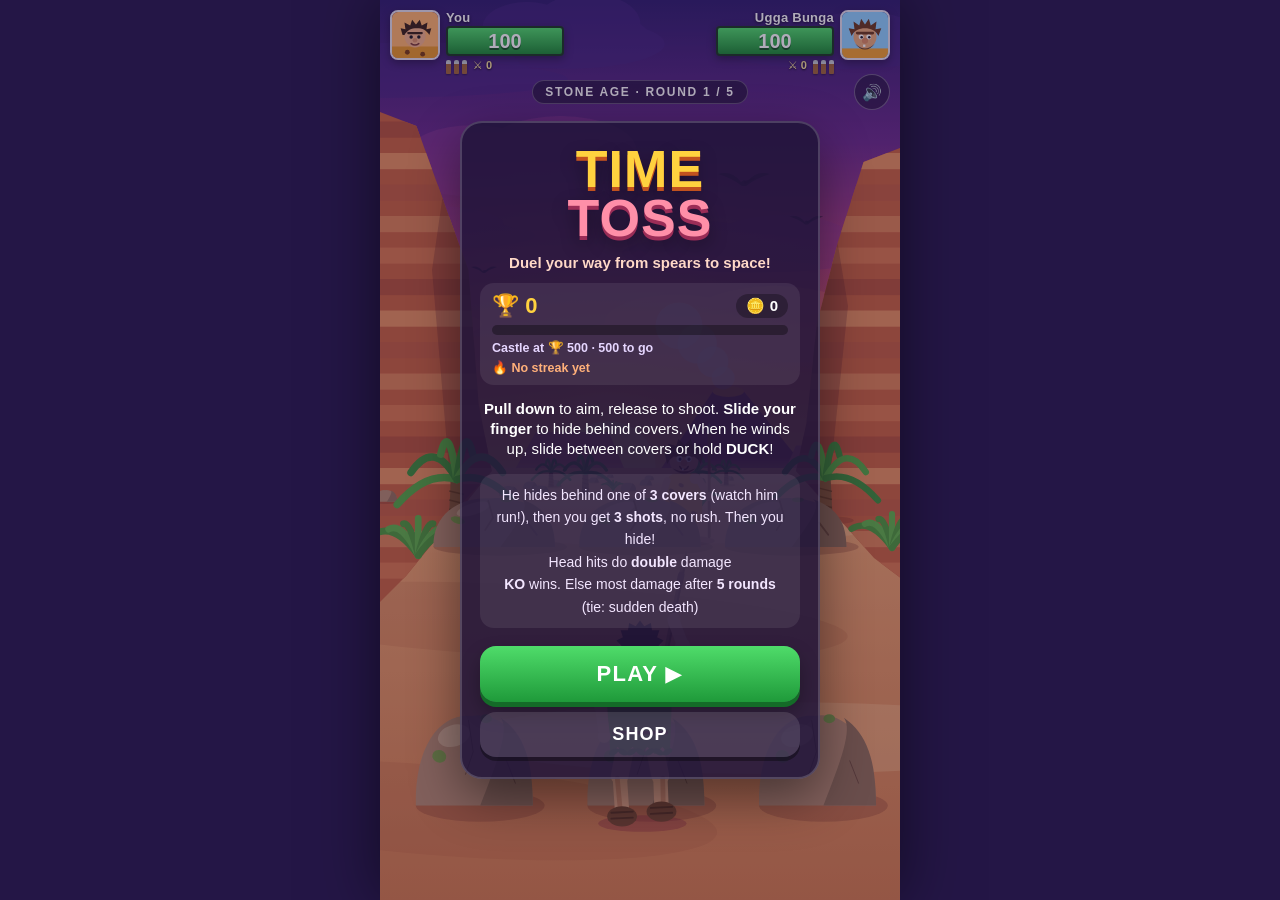
<file: index.html>
<!DOCTYPE html>
<html lang="en">
<head>
<meta charset="UTF-8" />
<meta name="viewport" content="width=device-width, initial-scale=1, maximum-scale=1, user-scalable=no, viewport-fit=cover" />
<meta name="apple-mobile-web-app-capable" content="yes" />
<meta name="mobile-web-app-capable" content="yes" />
<meta name="apple-mobile-web-app-status-bar-style" content="black-translucent" />
<meta name="apple-mobile-web-app-title" content="Time Toss" />
<meta name="application-name" content="Time Toss" />
<meta name="theme-color" content="#3a2270" />
<title>Time Toss: duel your way through history</title>
<link rel="icon" href="icon.svg?v=22" type="image/svg+xml" />
<link rel="apple-touch-icon" sizes="180x180" href="apple-touch-icon.png?v=22" />
<link rel="manifest" href="manifest.webmanifest?v=22" />
<link rel="stylesheet" href="style.css?v=22" />
</head>
<body>
<div id="app">
  <canvas id="cv"></canvas>

  <header id="hud">
    <div class="side left" id="sideP">
      <div class="av" id="avP"></div>
      <div class="info"><span class="nm" id="nmP">You</span><div class="hp" id="hpBoxP"><i id="hpFillP"></i><b id="hpP">100</b></div><span class="row"><span class="pips" id="pipsP"></span><span class="dmg" id="dmgP">⚔ 0</span></span></div>
    </div>
    <div class="side right" id="sideB">
      <div class="info"><span class="nm" id="nmB">Ugga Bunga</span><div class="hp" id="hpBoxB"><i id="hpFillB"></i><b id="hpB">100</b></div><span class="row"><span class="dmg" id="dmgB">⚔ 0</span><span class="pips" id="pipsB"></span></span></div>
      <div class="av" id="avB"></div>
    </div>
  </header>

  <div id="subhud">
    <div id="roundLbl" class="pill">ROUND 1 / 5</div>
    <button id="muteBtn" class="hbtn" aria-label="Sound on/off">🔊</button>
  </div>

  <div id="banner" class="banner"></div>
  <div id="count" class="count"><span id="countNum">3</span></div>
  <div id="hint" class="hint"></div>

  <div id="bottom">
    <div id="timer" class="timer"><i id="timerBar"></i><b id="timerTxt">8.0</b></div>
    <div id="bullets" class="bullets"></div>
    <button id="duckBtn" class="duck" aria-label="Duck"><svg viewBox="0 0 100 100" aria-hidden="true"><circle cx="50" cy="50" r="46" class="ringBg"/><circle cx="50" cy="50" r="46" class="ring" id="stamRing"/></svg><span>DUCK</span></button>
  </div>

  <!-- Start screen -->
  <div id="menu" class="overlay show">
    <div class="panel">
      <h1 class="logo">TIME<span>TOSS</span></h1>
      <p class="sub">Duel your way from spears to space!</p>
      <div class="tro">
        <div class="troTop"><b class="troN">🏆 <span id="mTro">0</span></b><span class="coinPill">🪙 <b id="mCoins">0</b></span></div>
        <div class="tbar"><i id="mBar"></i></div>
        <small id="mBarLbl" class="tlbl"></small>
        <small id="mStreak" class="streakLine"></small>
      </div>
      <p class="howto"><b>Pull down</b> to aim, release to shoot. <b>Slide your finger</b> to hide behind covers. When he winds up, slide between covers or hold <b>DUCK</b>!</p>
      <ul class="rules">
        <li>He hides behind one of <b>3 covers</b> (watch him run!), then you get <b>3 shots</b>, no rush. Then you hide!</li>
        <li>Head hits do <b>double</b> damage</li>
        <li><b>KO</b> wins. Else most damage after <b>5 rounds</b> (tie: sudden death)</li>
      </ul>
      <button id="playBtn" class="big">PLAY ▶</button>
      <button id="menuShopBtn" class="big alt">SHOP</button>
    </div>
  </div>

  <!-- Era map -->
  <div id="eras" class="overlay">
    <div class="panel eraPanel">
      <div class="eraHead"><button id="erasBack" class="back" aria-label="Back">‹</button><h2 class="eraTitle">PICK YOUR ERA</h2><span id="eraTro" class="eraTro">🏆 0</span></div>
      <div id="eraList" class="eraList"></div>
      <p id="eraHint" class="eraHint"></p>
    </div>
  </div>

  <!-- End screen -->
  <div id="over" class="overlay">
    <div class="panel endPanel">
      <div id="oWin" class="winPose" aria-hidden="true"></div>
      <div id="oStreak" class="streak"></div>
      <h2 id="oTitle" class="endTitle">YOU WIN!</h2>
      <p id="oSub" class="sub"></p>
      <div class="finals">
        <div class="fin"><small>YOU · DAMAGE</small><b id="oP">0</b><em id="oHpP"></em></div>
        <div class="vs">vs</div>
        <div class="fin"><small id="oBn">UGGA BUNGA</small><b id="oB">0</b><em id="oHpB"></em></div>
      </div>
      <p id="oStats" class="stats"></p>
      <div id="oCoinBig" class="coinBig"><span class="coinIc">🪙</span> +<b id="oCoinN">0</b></div>
      <div class="tro">
        <div class="troTop"><b class="troN">🏆 <span id="oTro">0</span></b><span id="oDelta" class="delta"></span></div>
        <div class="tbar"><i id="oBar"></i></div>
        <small id="oBarLbl" class="tlbl"></small>
        <small id="oCoins" class="coinLine"></small>
      </div>
      <button id="againBtn" class="big">PLAY AGAIN ▶</button>
      <div class="btnRow"><button id="mapBtn" class="big alt">ERA MAP</button><button id="endShopBtn" class="big alt">SHOP</button></div>
    </div>
  </div>

  <!-- Shop (pretend coins earned in matches; nothing is sold for money) -->
  <div id="shop" class="overlay">
    <div class="panel shopPanel">
      <div class="eraHead"><button id="shopBack" class="back" aria-label="Back">‹</button><h2 class="eraTitle">SHOP</h2><span class="eraTro">🪙 <b id="sCoins">0</b></span></div>
      <p class="shopEra" id="shopEraLbl">Stone Age gear</p>
      <div id="shopTabs" class="tabs"><button data-tab="weapons" class="on">WEAPON</button><button data-tab="outfits">OUTFIT</button><button data-tab="upgrades">UPGRADE</button></div>
      <div id="shopList" class="shopList"></div>
      <p id="shopMsg" class="eraHint"></p>
      <p class="note">More gear arrives with each new era.</p>
    </div>
  </div>
</div>
<script src="game.js?v=22"></script>
</body>
</html>
</file>
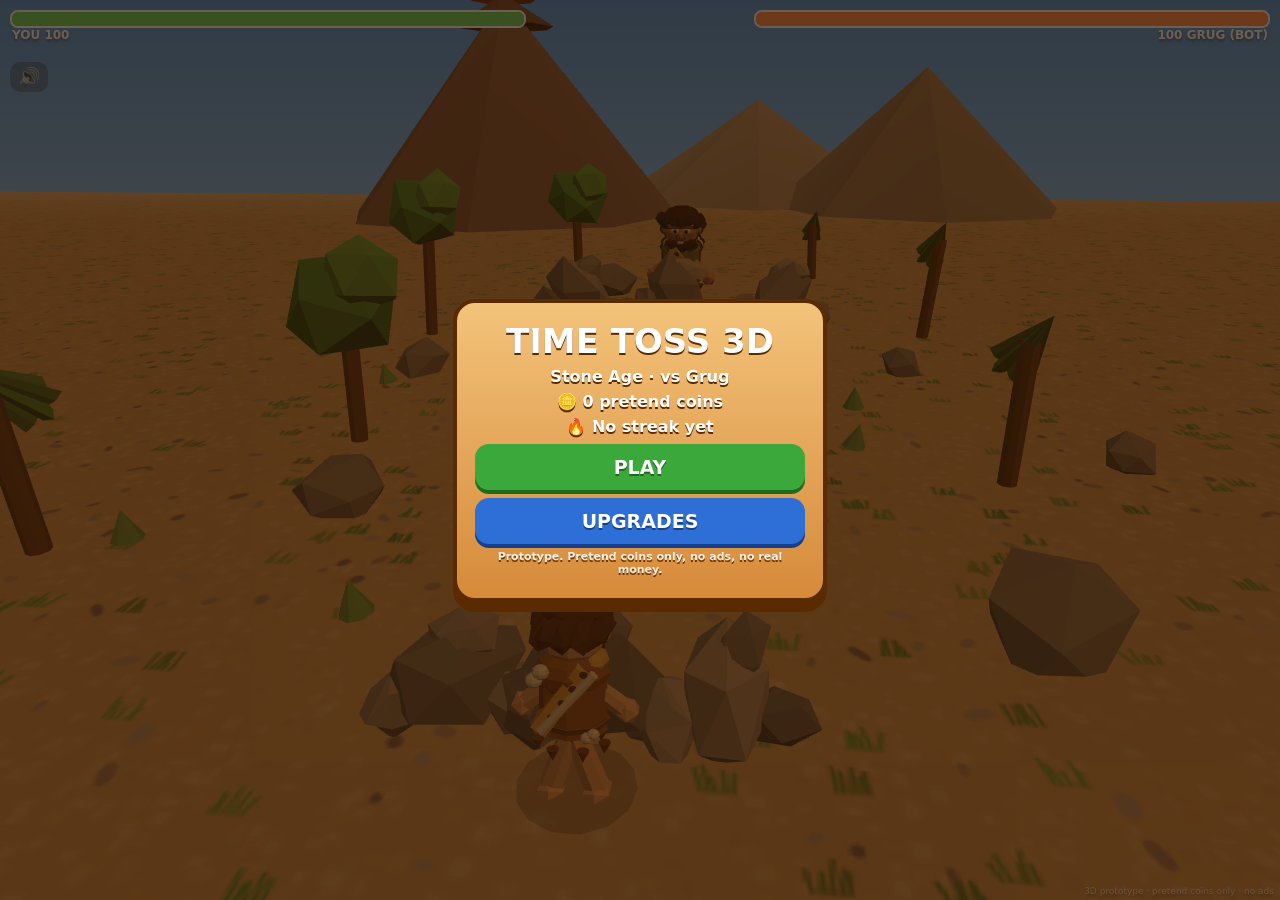
<file: 3d/index.html>
<!doctype html>
<html lang="en">
<head>
<meta charset="utf-8">
<meta name="viewport" content="width=device-width,initial-scale=1,maximum-scale=1,user-scalable=no,viewport-fit=cover">
<meta name="apple-mobile-web-app-capable" content="yes">
<title>Time Toss 3D (prototype)</title>
<style>
html,body{margin:0;height:100%;overflow:hidden;background:linear-gradient(#3f8fd8 0%,#8cc4ea 38%,#f6d3a6 58%,#c9a46a 60%);font-family:system-ui,-apple-system,sans-serif;touch-action:none;user-select:none;-webkit-user-select:none;-webkit-touch-callout:none}
canvas{display:block;touch-action:none;position:fixed;inset:0}
#hud{position:fixed;inset:0;pointer-events:none;color:#fff;text-shadow:0 2px 3px #0008}
.bar{position:absolute;top:calc(10px + env(safe-area-inset-top));width:40%;height:14px;border:2px solid #fff;border-radius:8px;overflow:hidden;background:#0005}
.bar i{display:block;height:100%;background:#5ad65a;transition:width .2s}
#hpE i{background:#ff8a4a}
#hpE{right:10px}#hpP{left:10px}
.lbl{position:absolute;top:calc(28px + env(safe-area-inset-top));font-size:12px;font-weight:800}
#info{position:absolute;top:calc(46px + env(safe-area-inset-top));width:100%;text-align:center;font-size:12px;font-weight:800}
#banner{position:absolute;top:15%;width:100%;text-align:center;font-size:24px;font-weight:900;letter-spacing:1px;padding:0 10px;box-sizing:border-box}
#count{position:absolute;top:21%;width:100%;text-align:center;font-size:72px;font-weight:900}
#count.pop{animation:cpop .5s ease-out}
@keyframes cpop{0%{transform:scale(1.8);opacity:.2}60%{transform:scale(.95);opacity:1}100%{transform:scale(1)}}
#callout{position:absolute;top:27%;width:100%;text-align:center;opacity:0}
#callout .big{font-size:52px;font-weight:900;-webkit-text-stroke:2px #5a2a00;text-shadow:0 4px 0 #5a2a00}
#callout .sub{font-size:18px;font-weight:900;color:#fff}
#callout.show{animation:call 1.1s ease-out forwards}
@keyframes call{0%{opacity:0;scale:2}12%{opacity:1;scale:.9}20%{scale:1}75%{opacity:1}100%{opacity:0;translate:0 -20px}}
.pop{position:absolute;font-size:24px;font-weight:900;opacity:0;transform:translate(-50%,-50%)}
.pop.go{animation:popn 1s ease-out forwards}
@keyframes popn{0%{opacity:1;margin-top:0}100%{opacity:0;margin-top:-60px}}
#hint{position:absolute;bottom:calc(16px + env(safe-area-inset-bottom));width:100%;text-align:center;font-size:15px;font-weight:800}
#duck{position:absolute;right:14px;bottom:calc(46px + env(safe-area-inset-bottom));width:82px;height:82px;border-radius:50%;border:none;font:900 16px system-ui;color:#fff;
  background:radial-gradient(circle,#2d6fd6 58%,transparent 60%),conic-gradient(#7dff7d var(--st,100%),#0006 0);pointer-events:auto;display:none;text-shadow:0 2px 2px #0008;touch-action:none}
#duck.show{display:block}#duck.down{background:radial-gradient(circle,#174a9a 58%,transparent 60%),conic-gradient(#7dff7d var(--st,100%),#0006 0)}
#duck.tired{background:radial-gradient(circle,#8a3a3a 58%,transparent 60%),conic-gradient(#ffb0b0 var(--st,100%),#0006 0)}
#mute{position:absolute;left:10px;top:calc(62px + env(safe-area-inset-top));pointer-events:auto;background:#0004;border:none;border-radius:10px;font-size:18px;padding:4px 8px}
#fps{position:absolute;left:6px;bottom:6px;font:11px monospace;background:#0008;padding:2px 4px;display:none}
#proto{position:absolute;right:6px;bottom:4px;font-size:9px;opacity:.7}
.ov{position:fixed;inset:0;display:none;align-items:center;justify-content:center;background:#2a1606b0;z-index:5;color:#fff;font-family:system-ui;text-align:center}
.ov.show{display:flex}
.card{background:linear-gradient(#f3c37a,#d68a3a);border:4px solid #5a2a00;border-radius:22px;padding:18px 18px 16px;width:min(330px,86vw);box-shadow:0 10px 0 #5a2a00;text-shadow:0 2px 0 #5a2a00}
.card h1{margin:0 0 6px;font-size:34px;font-weight:900}.card h1.lose{color:#ffd0c0}
.card p{margin:6px 0;font-weight:700}
.btn{display:block;width:100%;margin:8px 0 0;padding:12px;border:none;border-radius:14px;font:900 19px system-ui;color:#fff;background:#3aa83a;box-shadow:0 4px 0 #1e6a1e;text-shadow:0 2px 0 #0006}
.btn.alt{background:#2d6fd6;box-shadow:0 4px 0 #17408a}.btn.ghost{background:#7a4a20;box-shadow:0 4px 0 #4a2a10}
#oCoinBig{font-size:46px;font-weight:900;color:#fff36a;margin:4px 0}#oCoinBig.done{animation:cdone .4s}
@keyframes cdone{50%{transform:scale(1.3)}}
.srow{display:flex;align-items:center;justify-content:space-between;gap:8px;background:#0002;border-radius:12px;padding:8px;margin:6px 0;text-align:left}
.srow small{display:block;font-size:11px;font-weight:600}.srow.owned{opacity:.75}
.srow button{flex:none;border:none;border-radius:10px;padding:8px 10px;font:900 14px system-ui;background:#3aa83a;color:#fff}
.srow button:disabled{background:#8a7a6a}
</style>
</head>
<body>
<div id="hud">
  <div class="bar" id="hpP"><i></i></div><div class="lbl" style="left:12px">YOU <span id="hpPn"></span></div>
  <div class="bar" id="hpE"><i></i></div><div class="lbl" style="right:12px"><span id="hpEn"></span> GRUG (BOT)</div>
  <div id="info"></div><div id="banner"></div><div id="count"></div><div id="callout"></div><div id="hint"></div>
  <button id="duck">DUCK</button><button id="mute">🔊</button>
  <div id="fps"></div><div id="proto">3D prototype · pretend coins only · no ads</div>
</div>
<div class="ov" id="menu"><div class="card">
  <h1>TIME TOSS 3D</h1><p>Stone Age · vs Grug</p><p id="mCoins"></p><p id="mStreak"></p>
  <button class="btn" id="playBtn">PLAY</button><button class="btn alt" id="menuShopBtn">UPGRADES</button>
  <p style="font-size:11px;opacity:.85">Prototype. Pretend coins only, no ads, no real money.</p></div></div>
<div class="ov" id="over"><div class="card">
  <h1 id="oTitle"></h1><p id="oSub"></p><p id="oDmg"></p><p id="oStats" style="font-size:13px"></p><p id="oStreak"></p>
  <div id="oCoinBig">+<span id="oCoinN">0</span> 🪙</div><p id="oCoins" style="font-size:13px"></p>
  <button class="btn" id="againBtn">PLAY AGAIN</button><button class="btn alt" id="overShopBtn">UPGRADES</button><button class="btn ghost" id="overMenuBtn">MENU</button></div></div>
<div class="ov" id="shop"><div class="card">
  <h1>UPGRADES</h1><p>Throwing rock · <span id="shopCoins"></span></p><div id="shopList"></div><p id="shopMsg" style="font-size:12px"></p>
  <button class="btn ghost" id="shopBack">BACK</button></div></div>
<script type="module" src="./game3d.js"></script>
</body>
</html>
</file>
<file: style.css>
:root{
  --ink:#fff; --dark:#1c1330; --green:#2fb24a; --green2:#1d8a35; --gold:#ffd23f; --pink:#ff6f8e;
  --font:"Avenir Next","Segoe UI",Roboto,"Helvetica Neue",Arial,system-ui,sans-serif;
  --st:env(safe-area-inset-top); --sb:env(safe-area-inset-bottom); --sl:env(safe-area-inset-left); --sr:env(safe-area-inset-right);
}
*{box-sizing:border-box;-webkit-tap-highlight-color:transparent}
html,body{margin:0;height:100%;overflow:hidden;overscroll-behavior:none;background:#241646}
body{position:fixed;inset:0;font-family:var(--font);color:var(--ink);touch-action:none;
  -webkit-user-select:none;user-select:none;-webkit-touch-callout:none;-webkit-text-size-adjust:100%}
button{font-family:inherit;color:inherit;cursor:pointer;touch-action:none}

#app{position:relative;height:100%;max-width:520px;margin:0 auto;overflow:hidden;background:#e57f7c;box-shadow:0 0 60px rgba(0,0,0,.5)}
#cv{position:absolute;inset:0;width:100%;height:100%;display:block;touch-action:none}

/* HUD: avatar + name + green score box, like the reference */
#hud{position:absolute;left:0;right:0;top:0;display:flex;justify-content:space-between;gap:8px;
  padding:calc(var(--st) + 10px) calc(var(--sr) + 10px) 0 calc(var(--sl) + 10px);pointer-events:none}
.side{display:flex;gap:6px;align-items:flex-start;min-width:0;transition:transform .2s, filter .2s}
.side.right{justify-content:flex-end}
.av{width:50px;height:50px;flex:none;border-radius:8px;overflow:hidden;border:2px solid rgba(255,255,255,.85);box-shadow:0 3px 8px rgba(0,0,0,.35)}
.av svg{display:block;width:100%;height:100%}
.info{display:flex;flex-direction:column;min-width:0}
.right .info{align-items:flex-end}
.nm{font-size:13px;font-weight:800;letter-spacing:.02em;text-shadow:0 1px 3px rgba(0,0,0,.7);white-space:nowrap;line-height:16px}
.sc{display:block;min-width:104px;height:38px;line-height:34px;text-align:center;font-size:26px;font-weight:900;
  background:linear-gradient(#3fcf5c,var(--green2));border:2px solid #1a3b24;border-radius:4px;box-shadow:inset 0 2px 0 rgba(255,255,255,.35),0 3px 8px rgba(0,0,0,.35);
  text-shadow:0 2px 0 rgba(0,0,0,.35);font-variant-numeric:tabular-nums}
.sc.bump{animation:bump .35s}
@keyframes bump{40%{transform:scale(1.18)}}
.pips{display:flex;gap:3px;height:12px;margin-top:4px}
.pips i{width:6px;height:12px;border-radius:3px 3px 1px 1px;background:linear-gradient(90deg,#ffe07a,#d99a1e);box-shadow:0 1px 2px rgba(0,0,0,.4)}
.pips i.used{background:rgba(0,0,0,.3);box-shadow:none}
.side.active .av{border-color:var(--gold);box-shadow:0 0 0 2px var(--gold),0 3px 10px rgba(0,0,0,.4)}

#subhud{position:absolute;left:0;right:0;top:calc(var(--st) + 80px);display:flex;justify-content:center;pointer-events:none}
.pill{font-size:12px;font-weight:900;letter-spacing:.14em;padding:4px 12px;border-radius:999px;background:rgba(28,19,48,.6);border:1px solid rgba(255,255,255,.25)}
.hbtn{position:absolute;right:calc(var(--sr) + 10px);top:-6px;width:36px;height:36px;border-radius:50%;border:1px solid rgba(255,255,255,.3);
  background:rgba(28,19,48,.55);font-size:16px;pointer-events:auto;display:flex;align-items:center;justify-content:center;padding:0}

.banner{position:absolute;left:50%;top:calc(var(--st) + 114px);transform:translateX(-50%);white-space:nowrap;
  font-size:22px;font-weight:900;letter-spacing:.06em;padding:9px 22px;background:rgba(24,16,40,.88);border:2px solid rgba(255,255,255,.35);
  border-radius:4px;box-shadow:0 4px 14px rgba(0,0,0,.4);pointer-events:none;opacity:0;transition:opacity .15s}
.banner.show{opacity:1}
.banner.go{background:rgba(214,58,74,.92)}
.banner.good{background:rgba(29,138,53,.92)}
.count{position:absolute;left:50%;top:calc(var(--st) + 168px);width:104px;height:104px;margin-left:-52px;border-radius:50%;
  background:rgba(255,255,255,.28);display:flex;align-items:center;justify-content:center;pointer-events:none;opacity:0;transition:opacity .15s}
.count.show{opacity:1}
.count span{width:78px;height:78px;border-radius:50%;background:#ebe7f0;color:#3a3346;font-size:58px;font-weight:900;line-height:78px;text-align:center;
  box-shadow:inset 0 -4px 0 rgba(0,0,0,.12)}
.count.pop span{animation:pop .3s}
@keyframes pop{0%{transform:scale(1.35)}100%{transform:scale(1)}}
.hint{position:absolute;left:50%;top:calc(var(--st) + 114px);transform:translateX(-50%);white-space:nowrap;font-size:13px;font-weight:700;
  padding:6px 12px;border-radius:999px;background:rgba(24,16,40,.6);pointer-events:none;opacity:0;transition:opacity .2s}
.hint.show{opacity:1}

#bottom{position:absolute;right:calc(var(--sr) + 12px);bottom:calc(var(--sb) + 14px);display:flex;flex-direction:row;align-items:center;gap:10px;pointer-events:none}
.timer{position:relative;width:118px;height:30px;border-radius:999px;background:rgba(24,16,40,.7);border:1px solid rgba(255,255,255,.3);overflow:hidden;display:none}
.timer i{position:absolute;left:0;top:0;bottom:0;width:100%;background:linear-gradient(90deg,#ffb23f,#ffd23f);opacity:.9;transform-origin:left}
.timer.low i{background:linear-gradient(90deg,#ff4d5e,#ff8a5e)}
.timer b{position:relative;display:block;text-align:center;line-height:28px;font-size:16px;font-weight:900;text-shadow:0 1px 2px rgba(0,0,0,.7);font-variant-numeric:tabular-nums}
.bullets{display:none;gap:8px;padding:8px 12px;border-radius:14px;background:rgba(24,16,40,.55)}
.bullets i{position:relative}

.bullets i.used{opacity:.22;filter:grayscale(1)}
.duck{display:none;position:relative;width:88px;height:88px;border-radius:50%;border:0;padding:0;background:radial-gradient(circle at 50% 40%,#ffe25e,#f3a91f);
  box-shadow:0 6px 0 #b8741a,0 10px 18px rgba(0,0,0,.35);pointer-events:auto;font-size:20px;font-weight:900;color:#4a2c08;letter-spacing:.05em}
.duck svg{position:absolute;inset:-7px;width:102px;height:102px;transform:rotate(-90deg)}
.duck .ringBg{fill:none;stroke:rgba(24,16,40,.55);stroke-width:7}
.duck .ring{fill:none;stroke:#3fe06a;stroke-width:7;stroke-linecap:round;stroke-dasharray:289;stroke-dashoffset:0}
.duck.tired .ring{stroke:#ff4d5e}
.duck.tired{filter:saturate(.4) brightness(.85)}
.duck.down{transform:translateY(5px);box-shadow:0 1px 0 #b8741a,0 4px 10px rgba(0,0,0,.35)}
.duck span{position:relative}
.mode-bot .timer{display:block}
.mode-aim .bullets{display:flex}
.mode-bot .duck{display:block}

/* Overlays */
.overlay{position:absolute;inset:0;display:none;align-items:center;justify-content:center;
  padding:calc(var(--st) + 16px) calc(var(--sr) + 16px) calc(var(--sb) + 16px) calc(var(--sl) + 16px);background:rgba(30,16,56,.35);touch-action:none}
.overlay.show{display:flex}
.panel{width:100%;max-width:360px;text-align:center;padding:22px 18px 20px;border-radius:22px;background:rgba(32,20,58,.86);
  border:2px solid rgba(255,255,255,.18);box-shadow:0 18px 50px rgba(0,0,0,.45)}
.logo{margin:0;font-size:52px;line-height:.95;font-weight:900;letter-spacing:.02em;color:#ffd23f;text-shadow:0 4px 0 #c2521f,0 8px 18px rgba(0,0,0,.4)}
.logo span{display:block;color:#ff8fa8;text-shadow:0 4px 0 #9b2d57,0 8px 18px rgba(0,0,0,.4)}
.sub{margin:10px 0 0;color:#ffd9c8;font-weight:700;font-size:15px}
.howto{margin:14px 0 0;font-size:15px;line-height:1.35}
.rules{list-style:none;margin:14px 0 0;padding:10px 12px;border-radius:14px;background:rgba(255,255,255,.08);font-size:14px;line-height:1.6;color:#f3e6ff}
.big{display:block;width:100%;margin-top:18px;padding:15px;border:0;border-radius:16px;font-size:22px;font-weight:900;letter-spacing:.06em;
  background:linear-gradient(#4fdc6a,#1f9a3a);box-shadow:0 5px 0 #146b28,0 10px 20px rgba(0,0,0,.3);touch-action:manipulation}
.big:active{transform:translateY(3px);box-shadow:0 2px 0 #146b28}
.endTitle{margin:0;font-size:46px;font-weight:900;color:#ffd23f;text-shadow:0 4px 0 #c2521f,0 8px 18px rgba(0,0,0,.4)}
.endTitle.lose{color:#ff9aa8;text-shadow:0 4px 0 #8a2440,0 8px 18px rgba(0,0,0,.4)}
.finals{display:flex;align-items:center;justify-content:center;gap:10px;margin-top:16px}
.fin{flex:1;padding:8px 6px;border-radius:12px;background:rgba(255,255,255,.08)}
.fin small{display:block;font-size:11px;font-weight:800;letter-spacing:.1em;color:#d8c8f0}
.fin b{display:block;margin-top:4px;font-size:30px;font-weight:900;background:linear-gradient(#3fcf5c,#1d8a35);border-radius:6px;padding:2px 0;font-variant-numeric:tabular-nums}
.vs{font-weight:900;color:#ffd9c8}
.stats{margin:14px 0 0;font-size:14px;line-height:1.5;color:#f3e6ff}
.note{margin:10px 0 0;font-size:12px;color:#c8b6e6}

@media (max-height:640px){
  .logo{font-size:40px} .rules{font-size:13px} .howto{font-size:14px} .panel{padding:16px 14px}
  .count{transform:scale(.85);top:calc(var(--st) + 156px)}
}

/* ammo icons (drawn by game.js per era) */
.bullets{align-items:flex-end}
.bullets i{background:none !important;box-shadow:none;width:16px;height:46px;border-radius:0}

.bullets i svg{display:block;width:100%;height:100%}
.pips i.sp{width:5px;height:14px;border-radius:2px 2px 1px 1px;background:linear-gradient(#cfd4dc 0 28%,#a0663a 28%)}

/* Era map */
.eraPanel{max-width:380px;padding:14px 12px 12px}
.eraHead{position:relative;display:flex;align-items:center;justify-content:center;height:40px}
.eraTitle{margin:0;font-size:24px;font-weight:900;letter-spacing:.06em;color:#ffd23f;text-shadow:0 3px 0 #c2521f}
.back{position:absolute;left:0;top:2px;width:36px;height:36px;border-radius:50%;border:1px solid rgba(255,255,255,.3);background:rgba(255,255,255,.08);font-size:26px;line-height:30px;padding:0;touch-action:manipulation}
.eraList{display:flex;flex-direction:column;gap:8px;margin-top:10px}
.era{position:relative;display:flex;align-items:center;gap:10px;width:100%;padding:8px 10px;border-radius:14px;border:2px solid rgba(255,255,255,.14);
  background:rgba(255,255,255,.07);text-align:left;touch-action:manipulation}
.era.ready{border-color:#ffd23f;background:linear-gradient(90deg,rgba(255,210,63,.22),rgba(255,255,255,.06))}
.era.locked{opacity:.8}
.era.locked .eicon{filter:grayscale(.85) brightness(.6)}
.eicon{width:58px;height:58px;flex:none;border-radius:12px;overflow:hidden;box-shadow:0 2px 6px rgba(0,0,0,.35)}
.eicon svg{display:block;width:100%;height:100%}
.etext{flex:1;min-width:0;display:flex;flex-direction:column}
.etext b{font-size:17px;font-weight:900}
.etext small{font-size:12.5px;color:#d8c8f0;font-weight:700}
.etag{flex:none;font-size:11.5px;font-weight:900;letter-spacing:.04em;padding:5px 8px;border-radius:999px;background:rgba(0,0,0,.3);text-align:center;line-height:1.25}
.era.ready .etag{background:linear-gradient(#4fdc6a,#1f9a3a);font-size:14px;padding:7px 12px}
.era.soon .etag{background:rgba(120,90,200,.55)}
.lock{position:absolute;left:34px;top:34px;width:30px;height:30px;border-radius:50%;background:#2a1d4a;border:2px solid rgba(255,255,255,.6);display:flex;align-items:center;justify-content:center;font-size:15px}
.eraHint{min-height:36px;margin:10px 0 0;font-size:14px;font-weight:700;color:#ffe9a0;line-height:1.3}
.eraHint.flash{animation:bump .35s}
.eraProg{margin:10px 0 0;padding:8px 10px;border-radius:12px;background:rgba(255,210,63,.14);color:#ffe9a0;font-weight:800;font-size:14px}
.big.alt{background:rgba(255,255,255,.12);box-shadow:0 4px 0 rgba(0,0,0,.35);font-size:18px;padding:12px;margin-top:10px}
@media (max-height:700px){ .eicon{width:48px;height:48px} .lock{left:28px;top:28px} .era{padding:6px 8px} }

/* Health bars (replace score boxes) */
.hp{position:relative;width:118px;height:30px;border:2px solid #1a3b24;border-radius:4px;background:#3a1a28;overflow:hidden;box-shadow:0 3px 8px rgba(0,0,0,.35)}
.hp i{position:absolute;inset:0;background:linear-gradient(#4fdc6a,#1d8a35);transform-origin:left;transition:transform .25s}
.right .hp i{transform-origin:right}
.hp.mid i{background:linear-gradient(#ffd84a,#d99a1e)}
.hp.low i{background:linear-gradient(#ff7a6a,#c8283a)}
.hp b{position:relative;display:block;text-align:center;line-height:26px;font-size:20px;font-weight:900;text-shadow:0 2px 0 rgba(0,0,0,.45);font-variant-numeric:tabular-nums}
.hp.bump{animation:bump .35s}
.row{display:flex;align-items:center;gap:6px;margin-top:3px}
.row .pips{margin-top:0}
.dmg{font-size:11px;font-weight:900;text-shadow:0 1px 2px rgba(0,0,0,.8);color:#ffe9a0}
/* trophies */
.tro{margin-top:12px;padding:10px 12px;border-radius:14px;background:rgba(255,255,255,.08);text-align:left}
.troTop{display:flex;align-items:center;justify-content:space-between}
.troN{font-size:22px;font-weight:900;color:#ffd23f}
.coinPill{font-size:15px;font-weight:800;padding:3px 10px;border-radius:999px;background:rgba(0,0,0,.3)}
.tbar{height:10px;margin-top:6px;border-radius:999px;background:rgba(0,0,0,.35);overflow:hidden}
.tbar i{display:block;height:100%;width:0;border-radius:999px;background:linear-gradient(90deg,#ffb23f,#ffe14a);transition:width 1s ease-out}
.tlbl,.streakLine,.coinLine{display:block;margin-top:5px;font-size:12.5px;font-weight:700;color:#e6d6ff}
.streakLine{color:#ffb07a}
.delta{font-size:17px;font-weight:900;padding:3px 10px;border-radius:999px}
.delta.up{background:#1d8a35}.delta.down{background:#a8283a}.delta.flat{background:rgba(0,0,0,.3)}
.delta.anim{animation:deltaPop 1s ease-out}
@keyframes deltaPop{0%{transform:translateY(14px) scale(.6);opacity:0}30%{transform:translateY(-4px) scale(1.2);opacity:1}100%{transform:none}}
.streak{display:none;margin:0 auto 6px;width:max-content;padding:5px 14px;border-radius:999px;font-weight:900;font-size:15px;letter-spacing:.05em;background:linear-gradient(#ff8a3c,#e8434a);box-shadow:0 3px 0 #9b2d3a}
.streak.show{display:block;animation:bump .5s}
.endPanel{padding-top:16px}
.fin em{display:block;margin-top:3px;font-style:normal;font-size:11.5px;color:#d8c8f0;font-weight:700}
.btnRow{display:flex;gap:10px}
.btnRow .big{flex:1}
.eraTro{position:absolute;right:0;top:9px;font-size:13px;font-weight:900;padding:3px 8px;border-radius:999px;background:rgba(0,0,0,.3)}
.eprog{font-weight:700;opacity:.85}
/* shop */
.shopPanel{max-width:380px;padding:14px 12px 12px}
.shopEra{margin:6px 0 0;font-size:13px;color:#d8c8f0;font-weight:700}
.tabs{display:flex;gap:6px;margin-top:8px;padding:4px;border-radius:12px;background:rgba(0,0,0,.25)}
.tabs button{flex:1;padding:9px;border:0;border-radius:9px;background:transparent;font-weight:900;letter-spacing:.06em;font-size:14px;touch-action:manipulation}
.tabs button.on{background:#ffd23f;color:#3a2208}
.shopList{display:flex;flex-direction:column;gap:7px;margin-top:10px}
.item{display:flex;align-items:center;gap:10px;padding:7px 8px;border-radius:14px;background:rgba(255,255,255,.07);border:2px solid transparent;text-align:left}
.item.equipped{border-color:#4fdc6a}
.iicon{width:50px;height:50px;flex:none}.iicon svg{display:block;width:100%;height:100%}
.itext{flex:1;min-width:0;display:flex;flex-direction:column}
.itext b{font-size:15px;font-weight:900}.itext small{font-size:12px;color:#d8c8f0;line-height:1.3}
.sbtn{flex:none;min-width:84px;padding:9px 8px;border:0;border-radius:10px;font-weight:900;font-size:13px;touch-action:manipulation}
.sbtn.buy{background:linear-gradient(#ffe14a,#e8a520);color:#3a2208;box-shadow:0 3px 0 #9a6a10}
.sbtn.poor{background:rgba(255,255,255,.12);color:#ffcf9a}
.sbtn.own{background:linear-gradient(#4fdc6a,#1f9a3a)}
.sbtn.eq{background:transparent;color:#8af0a0;border:1px solid #4fdc6a}
.sbtn.lockd{background:rgba(0,0,0,.3);color:#c8b6e6;font-size:11px;max-width:96px}
@media (max-height:760px){ .rules{font-size:13px;line-height:1.45} .howto{font-size:14px;margin-top:10px} .logo{font-size:44px} .tro{margin-top:8px;padding:8px 10px} .big{padding:12px;margin-top:12px} .endTitle{font-size:38px} }

/* finger-slide movement: no LEFT/RIGHT buttons */

/* victory: win pose + coin count-up (no ads, no x2) */
.winPose{display:none;height:96px;margin:-4px auto 2px;width:120px}
.winPose.show{display:block}
.winPose svg{width:100%;height:100%;overflow:visible;animation:winHop .5s ease-in-out infinite alternate;transform-origin:50% 100%}
.winPose .arms{animation:winWave .35s ease-in-out infinite alternate;transform-origin:60px 60px}
.winPose .burst{animation:winSpin 4s linear infinite;transform-origin:60px 34px}
@keyframes winHop{0%{transform:translateY(4px) scaleY(.96)}100%{transform:translateY(-6px) scaleY(1.02)}}
@keyframes winWave{0%{transform:rotate(-4deg)}100%{transform:rotate(4deg)}}
@keyframes winSpin{to{transform:rotate(360deg)}}
.coinBig{margin:8px auto 0;width:max-content;padding:4px 16px;border-radius:999px;background:rgba(0,0,0,.32);font-size:26px;font-weight:900;color:#ffd23f;letter-spacing:.02em;text-shadow:0 2px 0 rgba(0,0,0,.4)}
.coinBig b{display:inline-block;min-width:1.6em;text-align:left}
.coinBig .coinIc{display:inline-block}
.coinBig.done{animation:bump .4s}
.coinBig.done .coinIc{animation:winSpin .5s ease-out}
/* weapon upgrades (v20) */
.upHead{display:flex;align-items:center;gap:10px;padding:8px;border-radius:14px;background:rgba(255,255,255,.07);text-align:left}
.upHead .itext b{font-size:16px}
.stars{color:#ffd23f;letter-spacing:2px;font-size:15px}.stars i{color:rgba(255,255,255,.22);font-style:normal}
.upStats{display:grid;grid-template-columns:auto 1fr auto;gap:4px 8px;margin-top:8px;padding:8px 10px;border-radius:12px;background:rgba(0,0,0,.22);font-size:13px;text-align:left;align-items:center}
.upStats span{color:#d8c8f0;font-weight:700}.upStats b{font-weight:900}.upStats em{font-style:normal;color:#8af0a0;font-weight:900;text-align:right}
.item.tier .itext small{font-size:11.5px}
.item.tier.have{border-color:#4fdc6a;opacity:.85}
.item.tier.next{border-color:#ffd23f}
.tbadge{width:40px;height:40px;flex:none;border-radius:12px;display:flex;align-items:center;justify-content:center;font-weight:900;font-size:15px;color:#3a2208}
.upNote{margin:8px 2px 0;font-size:11.5px;color:#c8b6e6;text-align:left}
</file>
